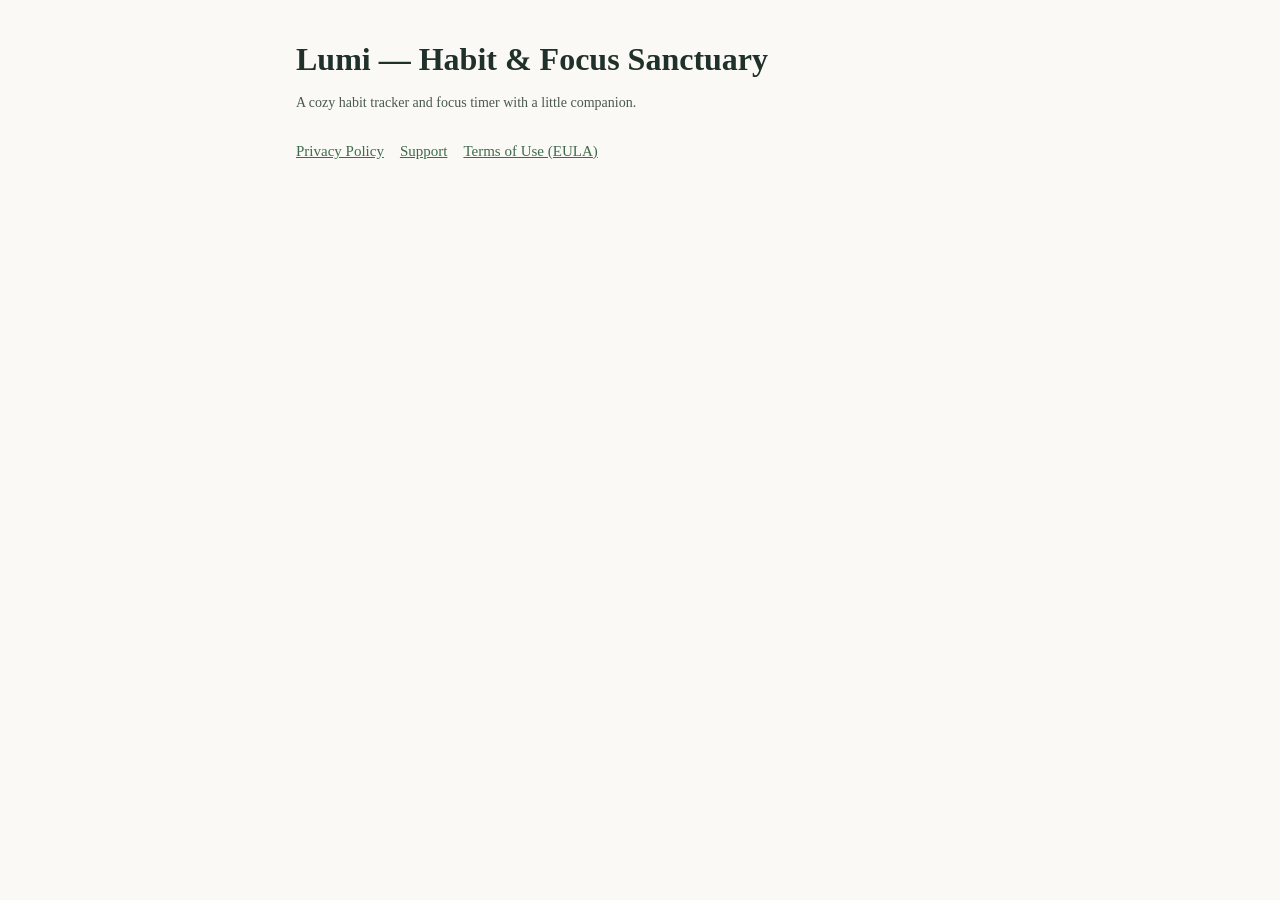
<file: index.html>
<!doctype html><html lang="en"><head><meta charset="utf-8"><meta name="viewport" content="width=device-width,initial-scale=1"><title>Lumi</title><link rel="stylesheet" href="style.css"></head>
<body><main><h1>Lumi — Habit &amp; Focus Sanctuary</h1><p class="meta">A cozy habit tracker and focus timer with a little companion.</p>
<nav><a href="privacy.html">Privacy Policy</a><a href="support.html">Support</a><a href="https://www.apple.com/legal/internet-services/itunes/dev/stdeula/">Terms of Use (EULA)</a></nav></main></body></html>
</file>
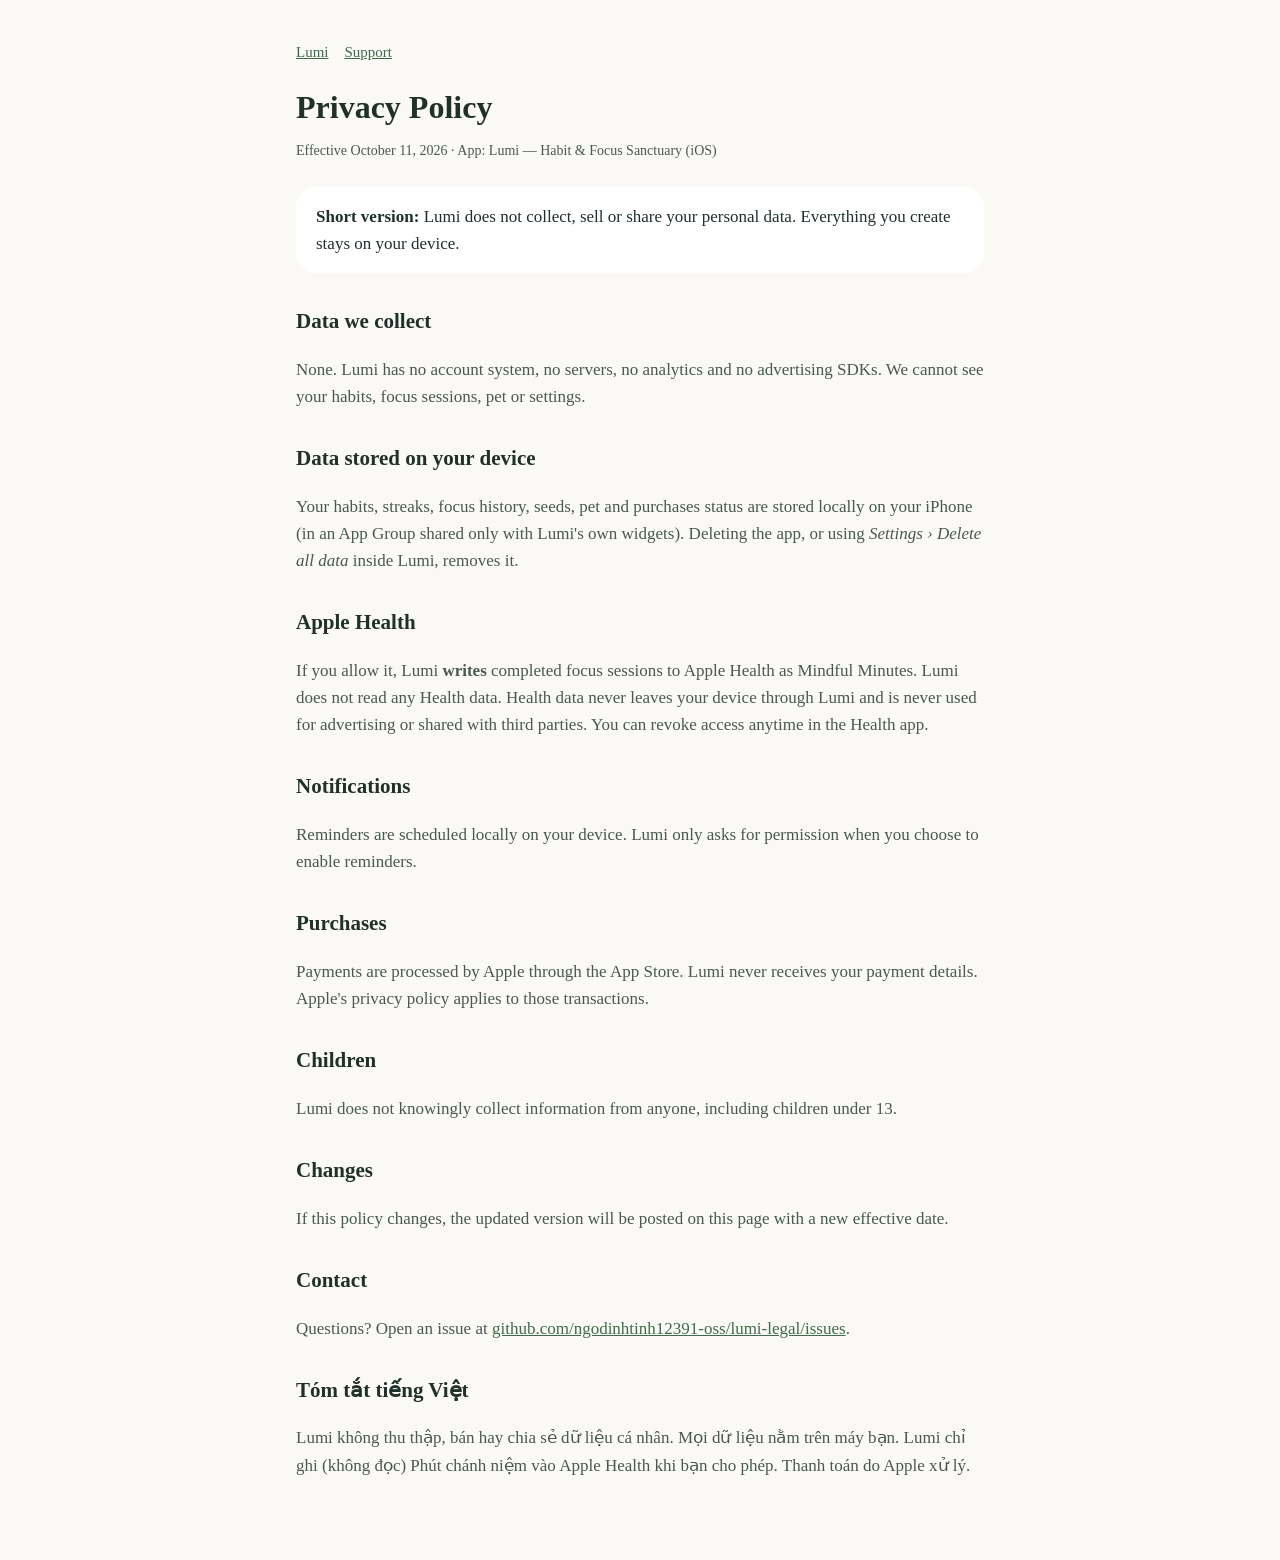
<file: privacy.html>
<!doctype html><html lang="en"><head><meta charset="utf-8"><meta name="viewport" content="width=device-width,initial-scale=1"><title>Lumi Privacy Policy</title><link rel="stylesheet" href="style.css"></head>
<body><main>
<nav><a href="index.html">Lumi</a><a href="support.html">Support</a></nav>
<h1>Privacy Policy</h1><p class="meta">Effective October 11, 2026 · App: Lumi — Habit &amp; Focus Sanctuary (iOS)</p>
<div class="card"><strong>Short version:</strong> Lumi does not collect, sell or share your personal data. Everything you create stays on your device.</div>
<h2>Data we collect</h2><p>None. Lumi has no account system, no servers, no analytics and no advertising SDKs. We cannot see your habits, focus sessions, pet or settings.</p>
<h2>Data stored on your device</h2><p>Your habits, streaks, focus history, seeds, pet and purchases status are stored locally on your iPhone (in an App Group shared only with Lumi's own widgets). Deleting the app, or using <em>Settings › Delete all data</em> inside Lumi, removes it.</p>
<h2>Apple Health</h2><p>If you allow it, Lumi <strong>writes</strong> completed focus sessions to Apple Health as Mindful Minutes. Lumi does not read any Health data. Health data never leaves your device through Lumi and is never used for advertising or shared with third parties. You can revoke access anytime in the Health app.</p>
<h2>Notifications</h2><p>Reminders are scheduled locally on your device. Lumi only asks for permission when you choose to enable reminders.</p>
<h2>Purchases</h2><p>Payments are processed by Apple through the App Store. Lumi never receives your payment details. Apple's privacy policy applies to those transactions.</p>
<h2>Children</h2><p>Lumi does not knowingly collect information from anyone, including children under 13.</p>
<h2>Changes</h2><p>If this policy changes, the updated version will be posted on this page with a new effective date.</p>
<h2>Contact</h2><p>Questions? Open an issue at <a href="https://github.com/ngodinhtinh12391-oss/lumi-legal/issues">github.com/ngodinhtinh12391-oss/lumi-legal/issues</a>.</p>
<h2 lang="vi">Tóm tắt tiếng Việt</h2><p lang="vi">Lumi không thu thập, bán hay chia sẻ dữ liệu cá nhân. Mọi dữ liệu nằm trên máy bạn. Lumi chỉ ghi (không đọc) Phút chánh niệm vào Apple Health khi bạn cho phép. Thanh toán do Apple xử lý.</p>
</main></body></html>
</file>
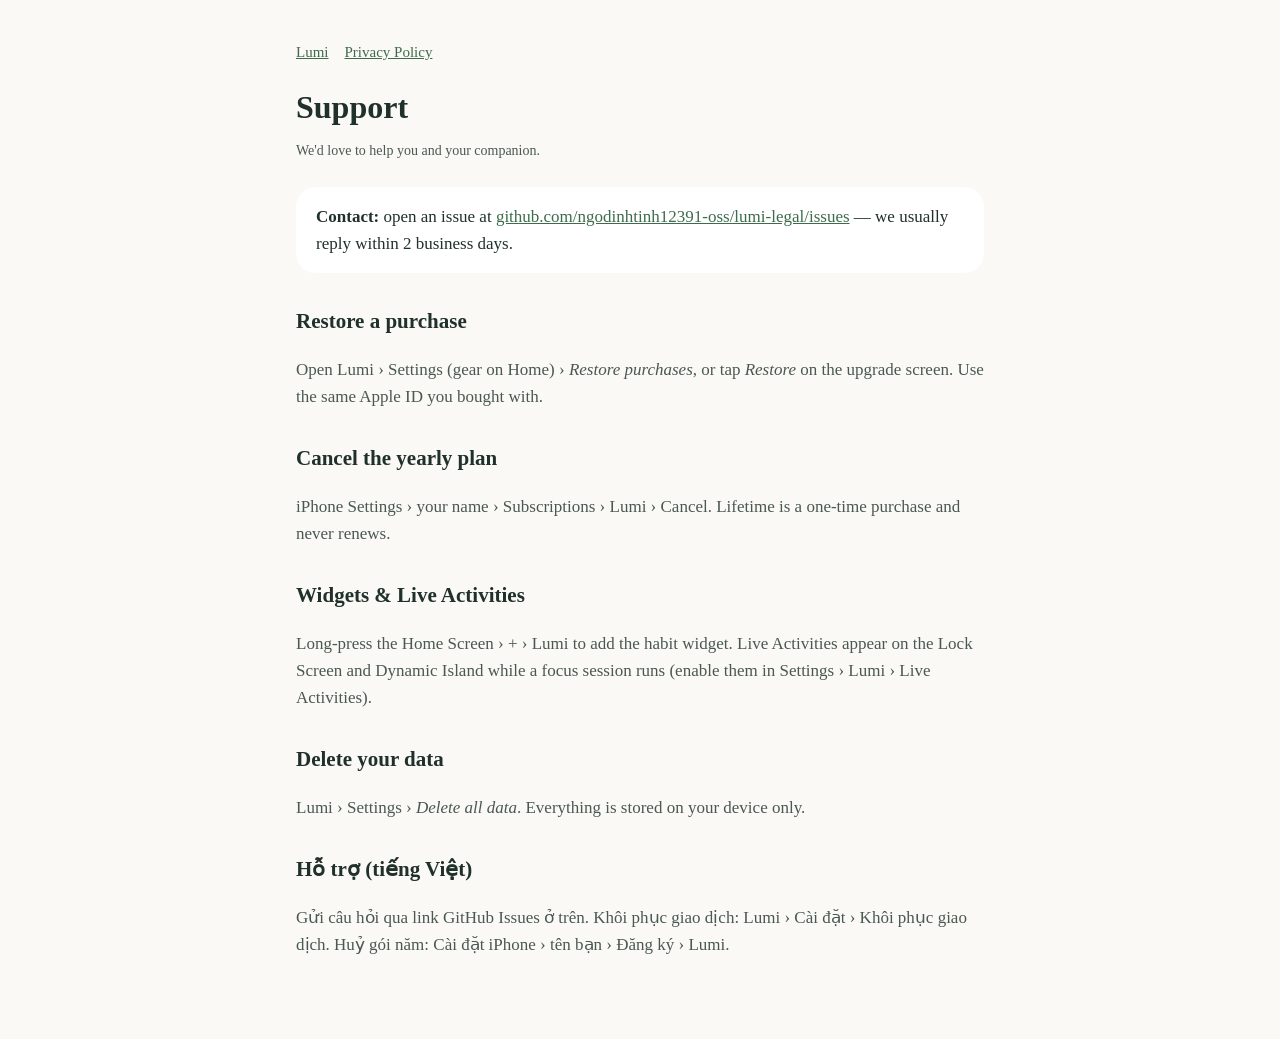
<file: support.html>
<!doctype html><html lang="en"><head><meta charset="utf-8"><meta name="viewport" content="width=device-width,initial-scale=1"><title>Lumi Support</title><link rel="stylesheet" href="style.css"></head>
<body><main>
<nav><a href="index.html">Lumi</a><a href="privacy.html">Privacy Policy</a></nav>
<h1>Support</h1><p class="meta">We'd love to help you and your companion.</p>
<div class="card"><strong>Contact:</strong> open an issue at <a href="https://github.com/ngodinhtinh12391-oss/lumi-legal/issues/new">github.com/ngodinhtinh12391-oss/lumi-legal/issues</a> — we usually reply within 2 business days.</div>
<h2>Restore a purchase</h2><p>Open Lumi › Settings (gear on Home) › <em>Restore purchases</em>, or tap <em>Restore</em> on the upgrade screen. Use the same Apple ID you bought with.</p>
<h2>Cancel the yearly plan</h2><p>iPhone Settings › your name › Subscriptions › Lumi › Cancel. Lifetime is a one-time purchase and never renews.</p>
<h2>Widgets &amp; Live Activities</h2><p>Long-press the Home Screen › + › Lumi to add the habit widget. Live Activities appear on the Lock Screen and Dynamic Island while a focus session runs (enable them in Settings › Lumi › Live Activities).</p>
<h2>Delete your data</h2><p>Lumi › Settings › <em>Delete all data</em>. Everything is stored on your device only.</p>
<h2 lang="vi">Hỗ trợ (tiếng Việt)</h2><p lang="vi">Gửi câu hỏi qua link GitHub Issues ở trên. Khôi phục giao dịch: Lumi › Cài đặt › Khôi phục giao dịch. Huỷ gói năm: Cài đặt iPhone › tên bạn › Đăng ký › Lumi.</p>
</main></body></html>
</file>
<file: style.css>
:root{--bg:#FBF9F5;--text:#20302B;--muted:#4A5852;--accent:#3E6B4B;--card:#FFFFFF}
@media (prefers-color-scheme:dark){:root{--bg:#1F2B33;--text:#FBF9F5;--muted:#D8D4CD;--accent:#CFE0D3;--card:#26343C}}
*{box-sizing:border-box}body{margin:0;background:var(--bg);color:var(--text);font:17px/1.6 Georgia,"Source Serif 4",serif}
main{max-width:720px;margin:0 auto;padding:40px 16px 64px}h1{font-size:32px;line-height:1.2;margin:0 0 4px}
h2{font-size:21px;margin:32px 0 8px}p,li{color:var(--muted)}a{color:var(--accent)}
.meta{font-size:14px;color:var(--muted);margin-bottom:24px}.card{background:var(--card);border-radius:20px;padding:16px 20px;margin:16px 0}
nav{display:flex;gap:16px;font-size:15px;margin-bottom:24px}
</file>
